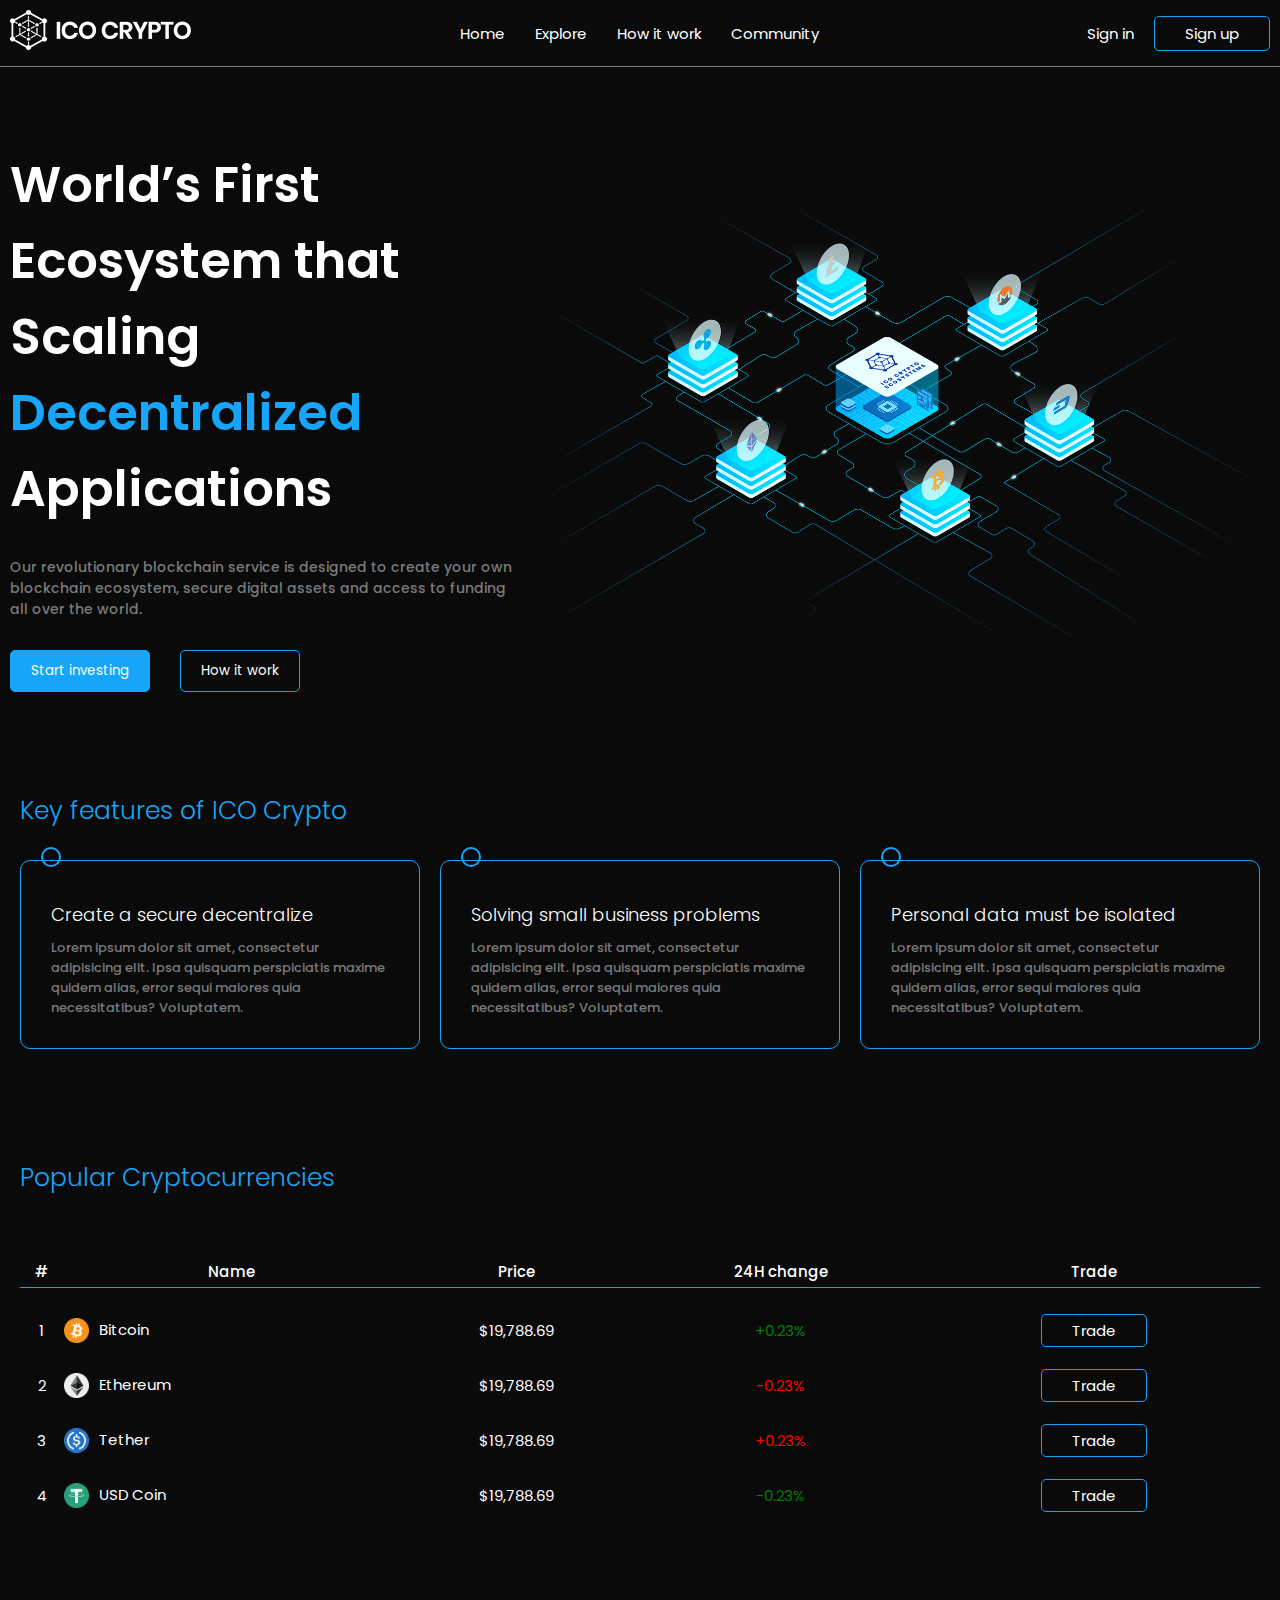
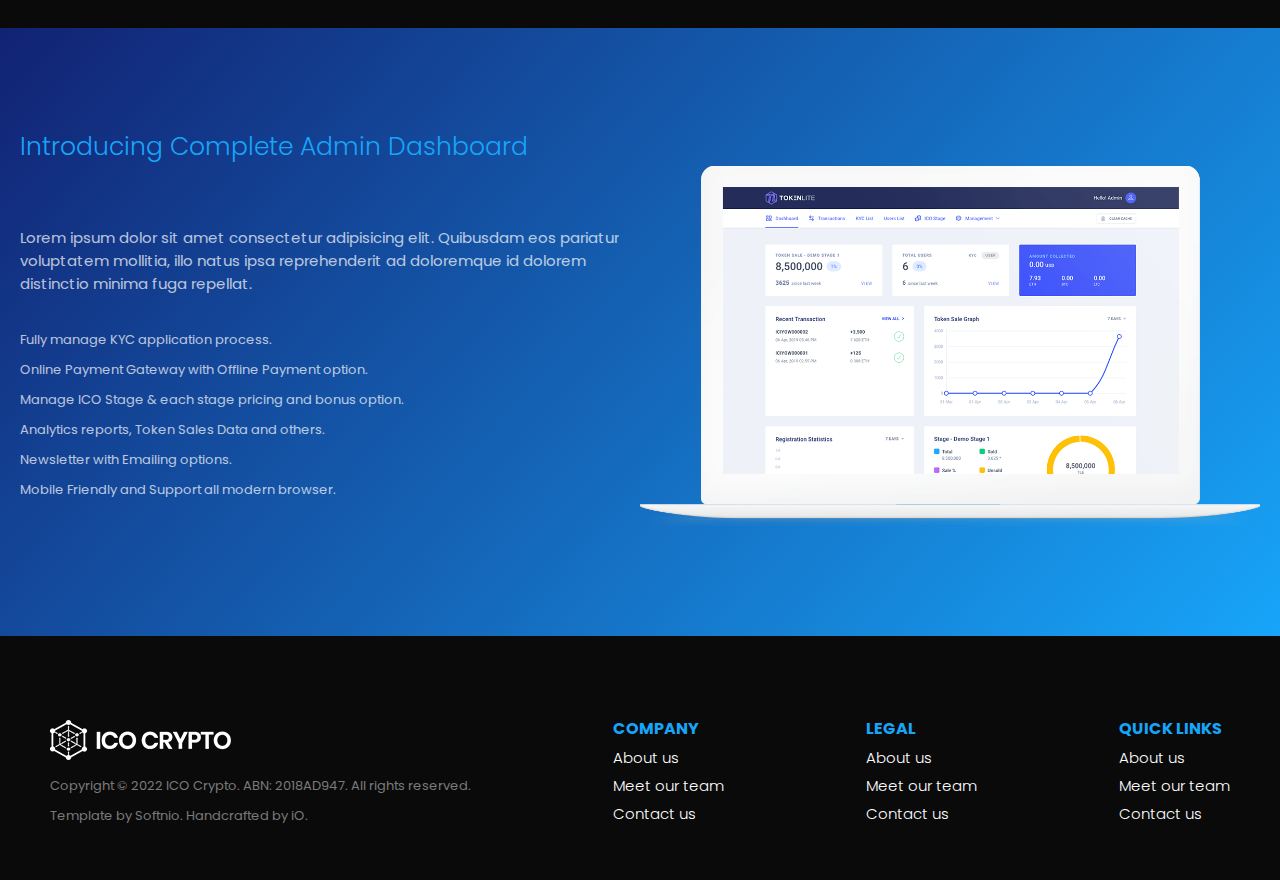
<file: index.html>
<!DOCTYPE html>
<html lang="en">

<head>
    <meta charset="UTF-8">
    <meta http-equiv="X-UA-Compatible" content="IE=edge">
    <meta name="viewport" content="width=device-width, initial-scale=1.0">
    <link rel="stylesheet" href="https://cdnjs.cloudflare.com/ajax/libs/font-awesome/6.2.0/css/all.min.css"
        integrity="sha512-xh6O/CkQoPOWDdYTDqeRdPCVd1SpvCA9XXcUnZS2FmJNp1coAFzvtCN9BmamE+4aHK8yyUHUSCcJHgXloTyT2A=="
        crossorigin="anonymous" referrerpolicy="no-referrer" />
    <link rel="stylesheet" href="./css/styles.css">
    <link rel="stylesheet" href="./css/about.css">
    <title>Crypto Investing Website</title>
</head>

<body>
    <header id="header">
        <div class="container">
            <nav class="navbar flex flex-direction-row align-items-center justify-content-space-between">
                <a href="#" class="navbar__logo">
                    <img src="./images/logo-full-white.png" alt="logo crypto">
                </a>
                <ul class="navbar__link flex flex-direction-row align-items-center justify-content-space-around gap-3">
                    <li><a href="/">Home</a></li>
                    <li><a href="./explore.html">Explore</a></li>
                    <li><a href="./how-it-work.html">How it work</a></li>
                    <li><a href="./community.html">Community</a></li>
                </ul>
                <div
                    class="navbar__login flex flex-direction-row align-items-center justify-content-space-around gap-2">
                    <a href="#">Sign in</a>
                    <a href="#" class="btn">Sign up</a>
                </div>
            </nav>
        </div>
    </header>
    <main>
        <div class="container">
            <section id="hero" class="flex flex-direction-row justify-content-space-between align-items-center">
                <article class="hero__text">
                    <h1>World’s First Ecosystem that Scaling <span class="text-primary">Decentralized</span>
                        Applications</h1>
                    <p class="description mt-lg mb-lg">Our revolutionary blockchain service is designed to create your
                        own
                        blockchain ecosystem, secure
                        digital assets and access to funding all over the world.</p>
                    <div
                        class="hero__text__btn flex flex-direction-row justify-content-flex-start align-items-center width-100 gap-3">
                        <button class="btn avtive">Start investing</button>
                        <button class="btn">How it work</button>
                    </div>
                </article>
                <article class="hero__pic">
                    <img src="./images/gfx-a.png" alt="crypto hero">
                </article>
            </section>
        </div>
        <section id="features">
            <div class="container">
                <section class="features">
                    <h2 class="heading">Key features of ICO Crypto</h2>
                    <article
                        class="features__cards flex flex-direction-row justify-content-space-between align-items-center gap-2">
                        <section class="features__card mt-lg flex flex-direction-column gap-1">
                            <section class="features__icons">
                                <i class="fa-solid fa-feather-pointed"></i>
                            </section>
                            <h2 class="features__header">Create a secure decentralize</h2>
                            <p>Lorem ipsum dolor sit amet, consectetur adipisicing elit. Ipsa quisquam perspiciatis
                                maxime quidem alias, error sequi maiores quia necessitatibus? Voluptatem.</p>
                        </section>
                        <section class="features__card mt-lg flex flex-direction-column gap-1">
                            <section class="features__icons">
                                <i class="fa-regular fa-paper-plane"></i>
                            </section>
                            <h2 class="features__header">Solving small business problems</h2>
                            <p>Lorem ipsum dolor sit amet, consectetur adipisicing elit. Ipsa quisquam perspiciatis
                                maxime quidem alias, error sequi maiores quia necessitatibus? Voluptatem.</p>
                        </section>
                        <section class="features__card mt-lg flex flex-direction-column gap-1">
                            <section class="features__icons">
                                <i class="fa-solid fa-link"></i>
                            </section>
                            <h2 class="features__header">Personal data must be isolated</h2>
                            <p>Lorem ipsum dolor sit amet, consectetur adipisicing elit. Ipsa quisquam perspiciatis
                                maxime quidem alias, error sequi maiores quia necessitatibus? Voluptatem.</p>
                        </section>
                    </article>
                </section>
            </div>
        </section>
        <section id="popular">
            <div class="container">
                <section class="popular ">
                    <h2 class="heading">Popular Cryptocurrencies</h2>
                    <table class="mt-lg">
                        <thead>
                            <th>#</th>
                            <th>Name</th>
                            <th>Price</th>
                            <th>24H change</th>
                            <th>Trade</th>
                        </thead>
                        <tbody class="border">
                            <tr>
                                <td>1</td>
                                <td class="flex flex-direction-row justify-content-space-start"><img
                                        src="./images/conins/1.png"><span>Bitcoin</span></td>
                                <td>$19,788.69</td>
                                <td class="green">+0.23%</td>
                                <td><span class="btn">Trade</span></td>
                            </tr>
                            <tr>
                                <td>2</td>
                                <td class="flex flex-direction-row justify-content-space-start"><img
                                        src="./images/conins/1027.png"><span>Ethereum</span></td>
                                <td>$19,788.69</td>
                                <td class="red">-0.23%</td>
                                <td><span class="btn">Trade</span></td>
                            </tr>
                            <tr>
                                <td>3</td>
                                <td class="flex flex-direction-row justify-content-space-start"><img
                                        src="./images/conins/3408.png"><span>Tether</span></td>
                                <td>$19,788.69</td>
                                <td class="red">+0.23%</td>
                                <td><span class="btn">Trade</span></td>
                            </tr>
                            <tr>
                                <td>4</td>
                                <td class="flex flex-direction-row justify-content-space-start"><img
                                        src="./images/conins/825.png"><span>USD
                                        Coin</span></td>
                                <td>$19,788.69</td>
                                <td class="green">-0.23%</td>
                                <td><span class="btn">Trade</span></td>
                            </tr>
                        </tbody>
                    </table>
                </section>
            </div>
        </section>
        <section id="dashboard">
            <div class="container">
                <h2 class="heading">Introducing Complete Admin Dashboard</h2>
                <section class="dashboard flex flex-direction-row justify-content-space-between align-items-center">
                    <section class="dashboard__text">
                        <p class="mt-lg">Lorem ipsum dolor sit amet consectetur adipisicing elit. Quibusdam eos pariatur
                            voluptatem
                            mollitia, illo natus ipsa reprehenderit ad doloremque id dolorem distinctio minima fuga
                            repellat.</p>
                        <ul class="dashboard__text--lists mt-lg">
                            <li>Fully manage KYC application process.
                            </li>
                            <li>Online Payment Gateway with Offline Payment option.
                            </li>
                            <li>Manage ICO Stage & each stage pricing and bonus option.
                            </li>
                            <li>Analytics reports, Token Sales Data and others.
                            </li>
                            <li>Newsletter with Emailing options.
                            </li>
                            <li>Mobile Friendly and Support all modern browser.
                            </li>
                        </ul>
                    </section>
                    <section class="dashboard__pic">
                        <img src="./images/laptop-a.png" alt="the laptop">
                    </section>
                </section>
            </div>
        </section>
    </main>
    <footer id="footer">
        <div class="container">
            <section class="footer flex flex-direction-row justify-content-space-between align-items-center">
                <section class="footer__logo">
                    <img src="./images/logo-full-white.png" alt="logo">
                    <p>Copyright © 2022 ICO Crypto.
                        ABN: 2018AD947. All rights reserved.</p>
                    <p>Template by Softnio. Handcrafted by iO.</p>
                </section>
                <section class="footer__links">
                    <strong>COMPANY</strong>
                    <ul>
                        <li><a href="#">About us</a></li>
                        <li><a href="#">Meet our team</a></li>
                        <li><a href="#">Contact us</a></li>
                    </ul>
                </section>
                <section class="footer__links">
                    <strong>LEGAL</strong>
                    <ul>
                        <li><a href="#">About us</a></li>
                        <li><a href="#">Meet our team</a></li>
                        <li><a href="#">Contact us</a></li>
                    </ul>
                </section>
                <section class="footer__links">
                    <strong>QUICK LINKS</strong>
                    <ul>
                        <li><a href="#">About us</a></li>
                        <li><a href="#">Meet our team</a></li>
                        <li><a href="#">Contact us</a></li>
                    </ul>
                </section>
            </section>
        </div>
    </footer>
</body>

</html>
</file>
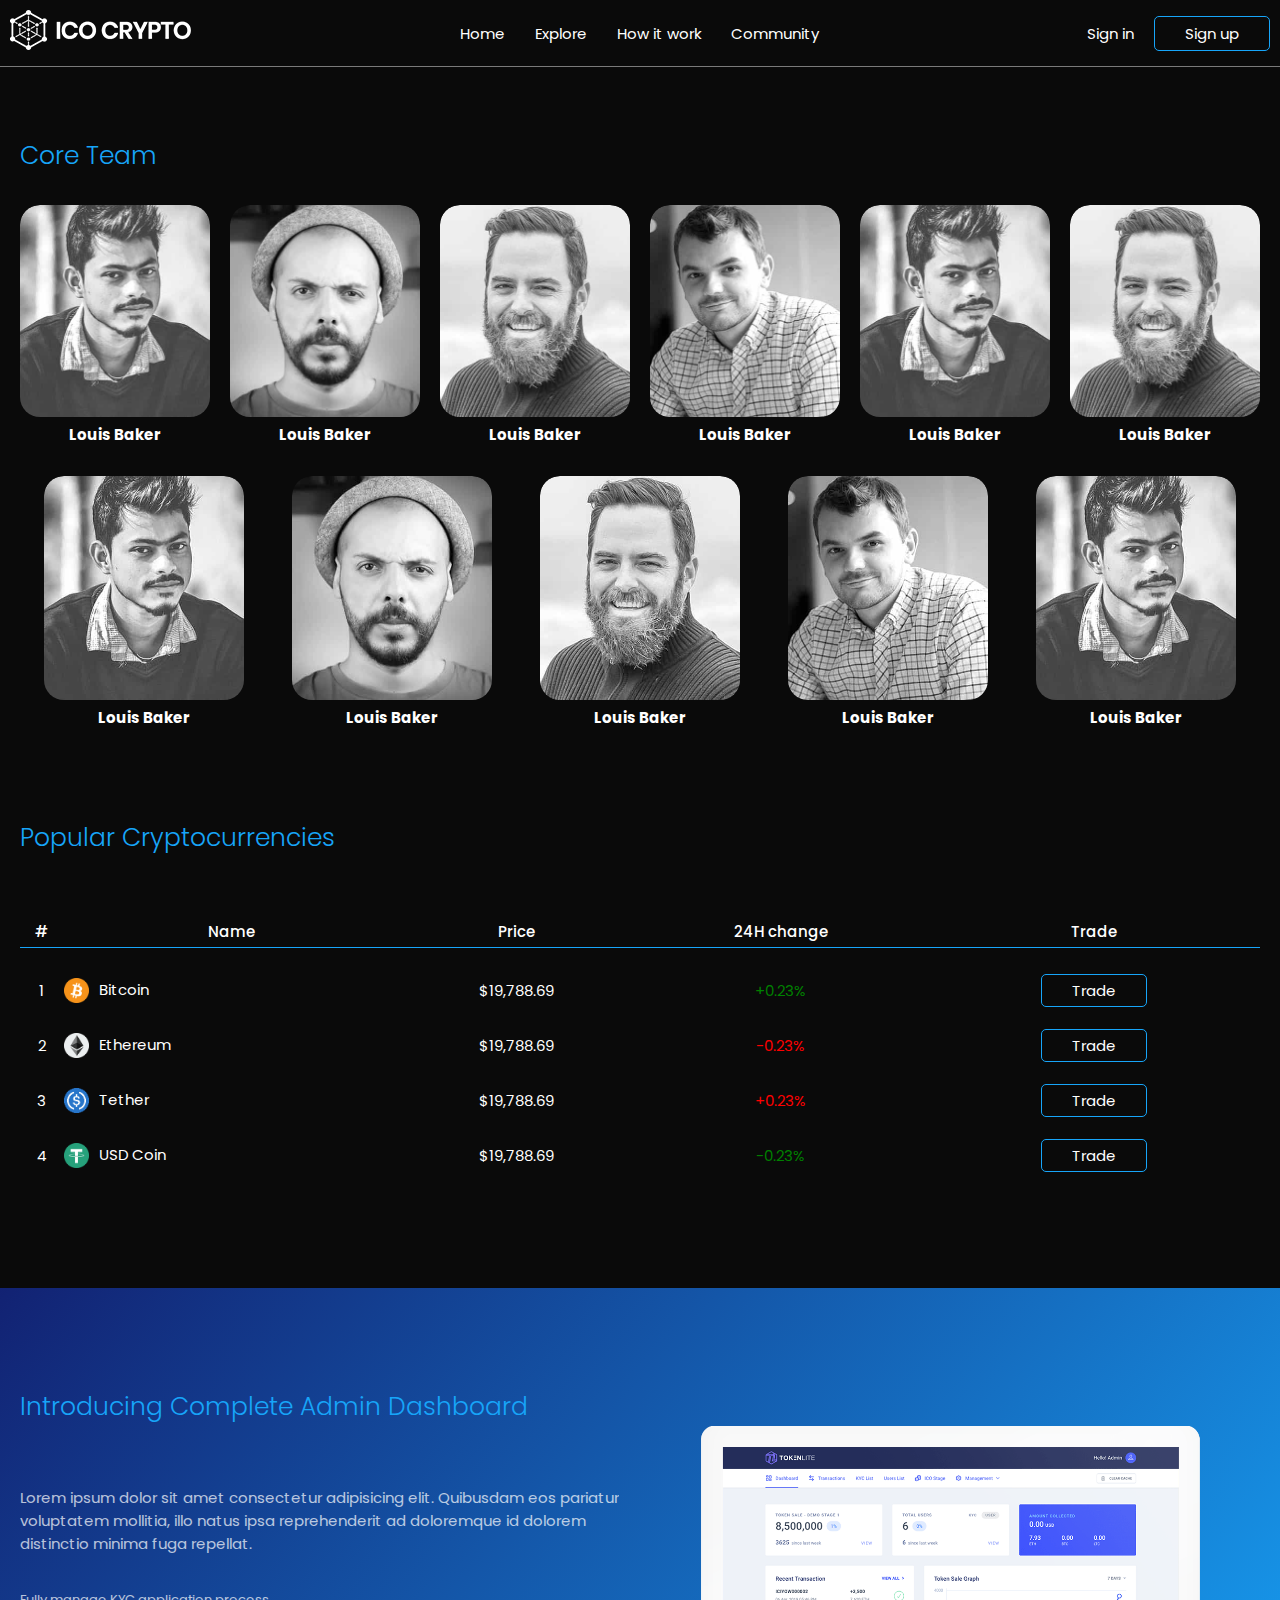
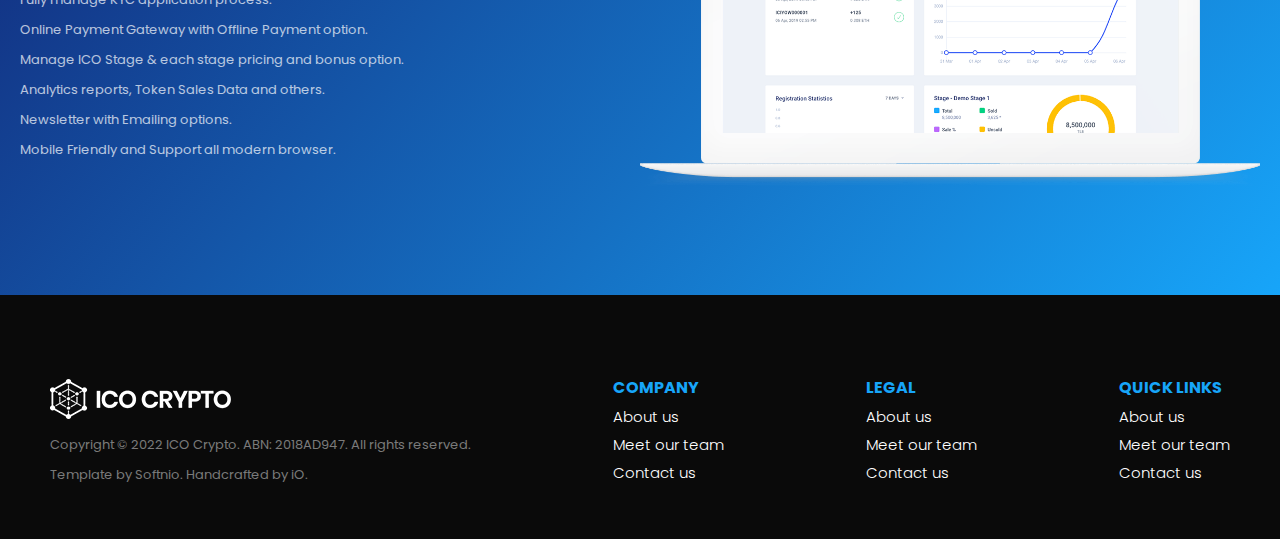
<file: community.html>
<!DOCTYPE html>
<html lang="en">

<head>
    <meta charset="UTF-8">
    <meta http-equiv="X-UA-Compatible" content="IE=edge">
    <meta name="viewport" content="width=device-width, initial-scale=1.0">
    <link rel="stylesheet" href="https://cdnjs.cloudflare.com/ajax/libs/font-awesome/6.2.0/css/all.min.css"
        integrity="sha512-xh6O/CkQoPOWDdYTDqeRdPCVd1SpvCA9XXcUnZS2FmJNp1coAFzvtCN9BmamE+4aHK8yyUHUSCcJHgXloTyT2A=="
        crossorigin="anonymous" referrerpolicy="no-referrer" />
    <link rel="stylesheet" href="./css/styles.css">
    <link rel="stylesheet" href="./css/about.css">
    <link rel="stylesheet" href="./css/community.css">
    <title>Community</title>
</head>

<body>
    <header id="header">
        <div class="container">
            <nav class="navbar flex flex-direction-row align-items-center justify-content-space-between">
                <a href="#" class="navbar__logo">
                    <img src="./images/logo-full-white.png" alt="logo crypto">
                </a>
                <ul class="navbar__link flex flex-direction-row align-items-center justify-content-space-around gap-3">
                    <li><a href="/">Home</a></li>
                    <li><a href="./explore.html">Explore</a></li>
                    <li><a href="./how-it-work.html">How it work</a></li>
                    <li><a href="./community.html">Community</a></li>
                </ul>
                <div
                    class="navbar__login flex flex-direction-row align-items-center justify-content-space-around gap-2">
                    <a href="#">Sign in</a>
                    <a href="#" class="btn">Sign up</a>
                </div>
            </nav>
        </div>
    </header>
    <main>
        <section id="community">
            <div class="container">
                <section class="community">
                    <h2 class="heading">Core Team</h2>
                    <section
                        class="teams flex flex-direction-row justify-content-space-between align-items-center mt-lg gap-2 mb-lg">
                        <section class="team flex flex-direction-column">
                            <section class="team__overly">
                                <img src="./images/teams/a.jpg" alt="team"><span class="team__hover"></span>
                            </section>
                            <strong>Louis Baker</strong>
                        </section>
                        <section class="team flex flex-direction-column">
                            <section class="team__overly">
                                <img src="./images/teams/b.jpg" alt="team"><span class="team__hover"></span>
                            </section>
                            <strong>Louis Baker</strong>
                        </section>
                        <section class="team flex flex-direction-column">
                            <section class="team__overly">
                                <img src="./images/teams/c.jpg" alt="team"><span class="team__hover"></span>
                            </section>
                            <strong>Louis Baker</strong>
                        </section>
                        <section class="team flex flex-direction-column">
                            <section class="team__overly">
                                <img src="./images/teams/d.jpg" alt="team"><span class="team__hover"></span>
                            </section>
                            <strong>Louis Baker</strong>
                        </section>
                        <section class="team flex flex-direction-column">
                            <section class="team__overly">
                                <img src="./images/teams/a.jpg" alt="team"><span class="team__hover"></span>
                            </section>
                            <strong>Louis Baker</strong>
                        </section>
                        <section class="team flex flex-direction-column">
                            <section class="team__overly">
                                <img src="./images/teams/c.jpg" alt="team"><span class="team__hover"></span>
                            </section>
                            <strong>Louis Baker</strong>
                        </section>
                    </section>
                </section>
                <section class="teams flex flex-direction-row justify-content-space-around align-items-center mt-lg">
                    <section class="team flex flex-direction-column">
                        <section class="team__overly">
                            <img src="./images/teams/a.jpg" alt="team"><span class="team__hover"></span>
                        </section>
                        <strong>Louis Baker</strong>
                    </section>
                    <section class="team flex flex-direction-column">
                        <section class="team__overly">
                            <img src="./images/teams/b.jpg" alt="team"><span class="team__hover"></span>
                        </section>
                        <strong>Louis Baker</strong>
                    </section>
                    <section class="team flex flex-direction-column">
                        <section class="team__overly">
                            <img src="./images/teams/c.jpg" alt="team"><span class="team__hover"></span>
                        </section>
                        <strong>Louis Baker</strong>
                    </section>
                    <section class="team flex flex-direction-column">
                        <section class="team__overly">
                            <img src="./images/teams/d.jpg" alt="team"><span class="team__hover"></span>
                        </section>
                        <strong>Louis Baker</strong>
                    </section>
                    <section class="team flex flex-direction-column">
                        <section class="team__overly">
                            <img src="./images/teams/a.jpg" alt="team"><span class="team__hover"></span>
                        </section>
                        <strong>Louis Baker</strong>
                    </section>
                </section>
        </section>
        </div>
        </section>
        <section id="popular">
            <div class="container">
                <section class="popular ">
                    <h2 class="heading">Popular Cryptocurrencies</h2>
                    <table class="mt-lg">
                        <thead>
                            <th>#</th>
                            <th>Name</th>
                            <th>Price</th>
                            <th>24H change</th>
                            <th>Trade</th>
                        </thead>
                        <tbody class="border">
                            <tr>
                                <td>1</td>
                                <td class="flex flex-direction-row justify-content-space-start"><img
                                        src="./images/conins/1.png"><span>Bitcoin</span></td>
                                <td>$19,788.69</td>
                                <td class="green">+0.23%</td>
                                <td><span class="btn">Trade</span></td>
                            </tr>
                            <tr>
                                <td>2</td>
                                <td class="flex flex-direction-row justify-content-space-start"><img
                                        src="./images/conins/1027.png"><span>Ethereum</span></td>
                                <td>$19,788.69</td>
                                <td class="red">-0.23%</td>
                                <td><span class="btn">Trade</span></td>
                            </tr>
                            <tr>
                                <td>3</td>
                                <td class="flex flex-direction-row justify-content-space-start"><img
                                        src="./images/conins/3408.png"><span>Tether</span></td>
                                <td>$19,788.69</td>
                                <td class="red">+0.23%</td>
                                <td><span class="btn">Trade</span></td>
                            </tr>
                            <tr>
                                <td>4</td>
                                <td class="flex flex-direction-row justify-content-space-start"><img
                                        src="./images/conins/825.png"><span>USD
                                        Coin</span></td>
                                <td>$19,788.69</td>
                                <td class="green">-0.23%</td>
                                <td><span class="btn">Trade</span></td>
                            </tr>
                        </tbody>
                    </table>
                </section>
            </div>
        </section>
        <section id="dashboard">
            <div class="container">
                <h2 class="heading">Introducing Complete Admin Dashboard</h2>
                <section class="dashboard flex flex-direction-row justify-content-space-between align-items-center">
                    <section class="dashboard__text">
                        <p class="mt-lg">Lorem ipsum dolor sit amet consectetur adipisicing elit. Quibusdam eos pariatur
                            voluptatem
                            mollitia, illo natus ipsa reprehenderit ad doloremque id dolorem distinctio minima fuga
                            repellat.</p>
                        <ul class="dashboard__text--lists mt-lg">
                            <li>Fully manage KYC application process.
                            </li>
                            <li>Online Payment Gateway with Offline Payment option.
                            </li>
                            <li>Manage ICO Stage & each stage pricing and bonus option.
                            </li>
                            <li>Analytics reports, Token Sales Data and others.
                            </li>
                            <li>Newsletter with Emailing options.
                            </li>
                            <li>Mobile Friendly and Support all modern browser.
                            </li>
                        </ul>
                    </section>
                    <section class="dashboard__pic">
                        <img src="./images/laptop-a.png" alt="the laptop">
                    </section>
                </section>
            </div>
        </section>
    </main>
    <footer id="footer">
        <div class="container">
            <section class="footer flex flex-direction-row justify-content-space-between align-items-center">
                <section class="footer__logo">
                    <img src="./images/logo-full-white.png" alt="logo">
                    <p>Copyright © 2022 ICO Crypto.
                        ABN: 2018AD947. All rights reserved.</p>
                    <p>Template by Softnio. Handcrafted by iO.</p>
                </section>
                <section class="footer__links">
                    <strong>COMPANY</strong>
                    <ul>
                        <li><a href="#">About us</a></li>
                        <li><a href="#">Meet our team</a></li>
                        <li><a href="#">Contact us</a></li>
                    </ul>
                </section>
                <section class="footer__links">
                    <strong>LEGAL</strong>
                    <ul>
                        <li><a href="#">About us</a></li>
                        <li><a href="#">Meet our team</a></li>
                        <li><a href="#">Contact us</a></li>
                    </ul>
                </section>
                <section class="footer__links">
                    <strong>QUICK LINKS</strong>
                    <ul>
                        <li><a href="#">About us</a></li>
                        <li><a href="#">Meet our team</a></li>
                        <li><a href="#">Contact us</a></li>
                    </ul>
                </section>
            </section>
        </div>
    </footer>
</body>

</html>
</file>
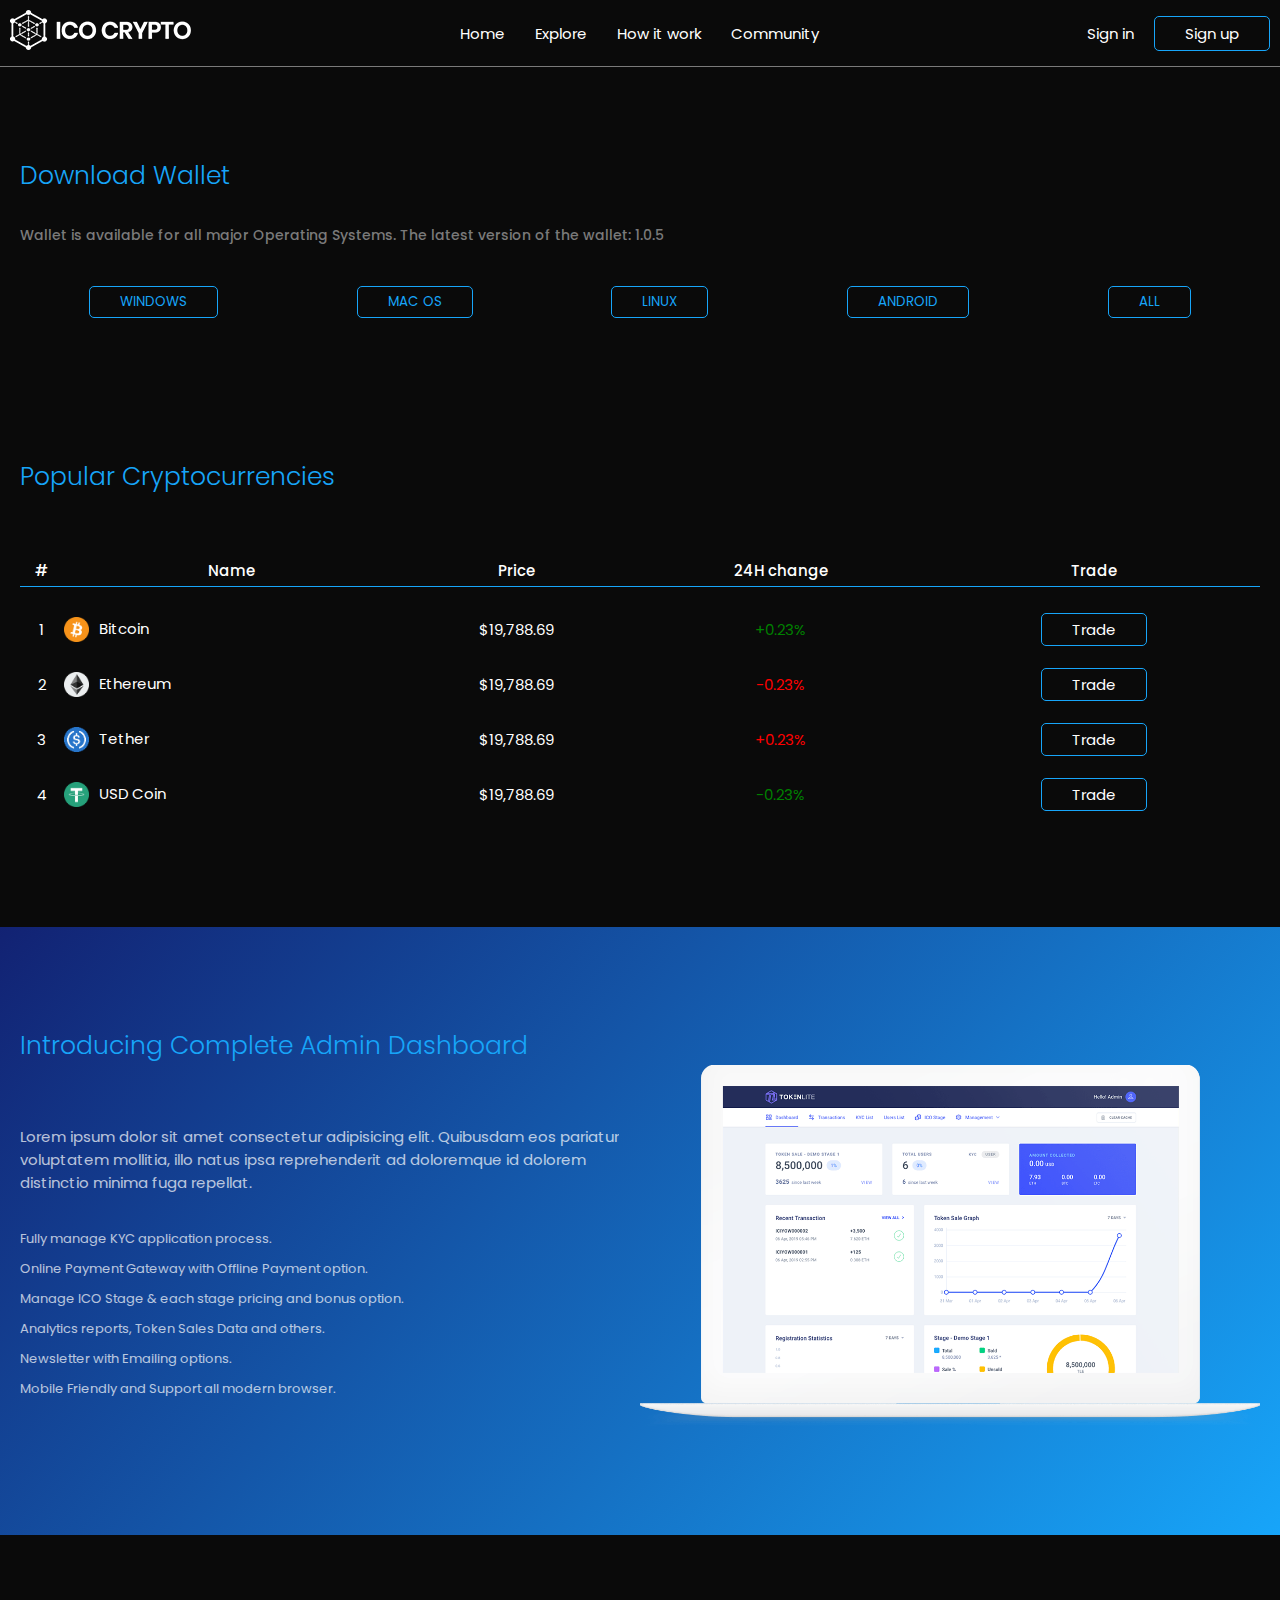
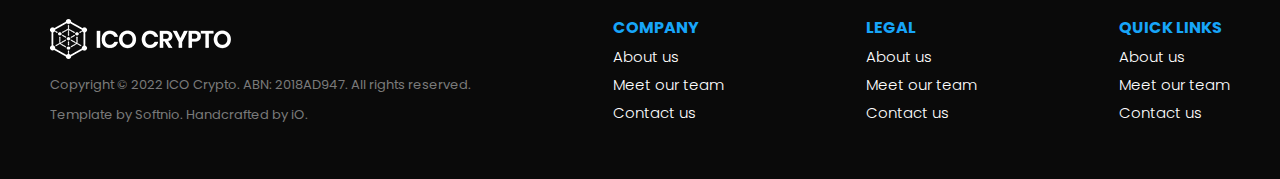
<file: explore.html>
<!DOCTYPE html>
<html lang="en">

<head>
    <meta charset="UTF-8">
    <meta http-equiv="X-UA-Compatible" content="IE=edge">
    <meta name="viewport" content="width=device-width, initial-scale=1.0">
    <link rel="stylesheet" href="https://cdnjs.cloudflare.com/ajax/libs/font-awesome/6.2.0/css/all.min.css"
        integrity="sha512-xh6O/CkQoPOWDdYTDqeRdPCVd1SpvCA9XXcUnZS2FmJNp1coAFzvtCN9BmamE+4aHK8yyUHUSCcJHgXloTyT2A=="
        crossorigin="anonymous" referrerpolicy="no-referrer" />
    <link rel="stylesheet" href="./css/styles.css">
    <link rel="stylesheet" href="./css/about.css">
    <link rel="stylesheet" href="./css/explore.css">
    <title>How it work</title>
</head>

<body>
    <header id="header">
        <div class="container">
            <nav class="navbar flex flex-direction-row align-items-center justify-content-space-between">
                <a href="#" class="navbar__logo">
                    <img src="./images/logo-full-white.png" alt="logo crypto">
                </a>
                <ul class="navbar__link flex flex-direction-row align-items-center justify-content-space-around gap-3">
                    <li><a href="/">Home</a></li>
                    <li><a href="./explore.html">Explore</a></li>
                    <li><a href="./how-it-work.html">How it work</a></li>
                    <li><a href="./community.html">Community</a></li>
                </ul>
                <div
                    class="navbar__login flex flex-direction-row align-items-center justify-content-space-around gap-2">
                    <a href="#">Sign in</a>
                    <a href="#" class="btn">Sign up</a>
                </div>
            </nav>
        </div>
    </header>
    <main>
        <section id="explor">
            <div class="container">
                <section class="explor">
                    <h2 class="heading">Download Wallet</h2>
                    <p class="description mt-lg">Wallet is available for all major Operating Systems. The latest version
                        of
                        the wallet: 1.0.5</p>
                    <section class="downloads flex flex-direction-row justify-content-space-around mt-lg mb-lg">
                        <section
                            class="download flex flex-direction-column justify-content-space-around gap-1 align-items-center">
                            <i class="fa-brands fa-windows"></i>
                            <button class="btn">WINDOWS</button>
                        </section>
                        <section
                            class="download flex flex-direction-column justify-content-space-around gap-1 align-items-center">
                            <i class="fa-brands fa-apple"></i>
                            <button class="btn">MAC OS</button>
                        </section>
                        <section
                            class="download flex flex-direction-column justify-content-space-around gap-1 align-items-center">
                            <i class="fa-brands fa-linux"></i>
                            <button class="btn">LINUX</button>
                        </section>
                        <section
                            class="download flex flex-direction-column justify-content-space-around gap-1 align-items-center">
                            <i class="fa-brands fa-android"></i>
                            <button class="btn">ANDROID</button>
                        </section>
                        <section
                            class="download flex flex-direction-column justify-content-space-around gap-1 align-items-center">
                            <i class="fa-solid fa-earth-asia"></i>
                            <button class="btn">ALL</button>
                        </section>
                    </section>

                </section>
            </div>
        </section>
        <section id="popular">
            <div class="container">
                <section class="popular ">
                    <h2 class="heading">Popular Cryptocurrencies</h2>
                    <table class="mt-lg">
                        <thead>
                            <th>#</th>
                            <th>Name</th>
                            <th>Price</th>
                            <th>24H change</th>
                            <th>Trade</th>
                        </thead>
                        <tbody class="border">
                            <tr>
                                <td>1</td>
                                <td class="flex flex-direction-row justify-content-space-start"><img
                                        src="./images/conins/1.png"><span>Bitcoin</span></td>
                                <td>$19,788.69</td>
                                <td class="green">+0.23%</td>
                                <td><span class="btn">Trade</span></td>
                            </tr>
                            <tr>
                                <td>2</td>
                                <td class="flex flex-direction-row justify-content-space-start"><img
                                        src="./images/conins/1027.png"><span>Ethereum</span></td>
                                <td>$19,788.69</td>
                                <td class="red">-0.23%</td>
                                <td><span class="btn">Trade</span></td>
                            </tr>
                            <tr>
                                <td>3</td>
                                <td class="flex flex-direction-row justify-content-space-start"><img
                                        src="./images/conins/3408.png"><span>Tether</span></td>
                                <td>$19,788.69</td>
                                <td class="red">+0.23%</td>
                                <td><span class="btn">Trade</span></td>
                            </tr>
                            <tr>
                                <td>4</td>
                                <td class="flex flex-direction-row justify-content-space-start"><img
                                        src="./images/conins/825.png"><span>USD
                                        Coin</span></td>
                                <td>$19,788.69</td>
                                <td class="green">-0.23%</td>
                                <td><span class="btn">Trade</span></td>
                            </tr>
                        </tbody>
                    </table>
                </section>
            </div>
        </section>
        <section id="dashboard">
            <div class="container">
                <h2 class="heading">Introducing Complete Admin Dashboard</h2>
                <section class="dashboard flex flex-direction-row justify-content-space-between align-items-center">
                    <section class="dashboard__text">
                        <p class="mt-lg">Lorem ipsum dolor sit amet consectetur adipisicing elit. Quibusdam eos pariatur
                            voluptatem
                            mollitia, illo natus ipsa reprehenderit ad doloremque id dolorem distinctio minima fuga
                            repellat.</p>
                        <ul class="dashboard__text--lists mt-lg">
                            <li>Fully manage KYC application process.
                            </li>
                            <li>Online Payment Gateway with Offline Payment option.
                            </li>
                            <li>Manage ICO Stage & each stage pricing and bonus option.
                            </li>
                            <li>Analytics reports, Token Sales Data and others.
                            </li>
                            <li>Newsletter with Emailing options.
                            </li>
                            <li>Mobile Friendly and Support all modern browser.
                            </li>
                        </ul>
                    </section>
                    <section class="dashboard__pic">
                        <img src="./images/laptop-a.png" alt="the laptop">
                    </section>
                </section>
            </div>
        </section>
    </main>
    <footer id="footer">
        <div class="container">
            <section class="footer flex flex-direction-row justify-content-space-between align-items-center">
                <section class="footer__logo">
                    <img src="./images/logo-full-white.png" alt="logo">
                    <p>Copyright © 2022 ICO Crypto.
                        ABN: 2018AD947. All rights reserved.</p>
                    <p>Template by Softnio. Handcrafted by iO.</p>
                </section>
                <section class="footer__links">
                    <strong>COMPANY</strong>
                    <ul>
                        <li><a href="#">About us</a></li>
                        <li><a href="#">Meet our team</a></li>
                        <li><a href="#">Contact us</a></li>
                    </ul>
                </section>
                <section class="footer__links">
                    <strong>LEGAL</strong>
                    <ul>
                        <li><a href="#">About us</a></li>
                        <li><a href="#">Meet our team</a></li>
                        <li><a href="#">Contact us</a></li>
                    </ul>
                </section>
                <section class="footer__links">
                    <strong>QUICK LINKS</strong>
                    <ul>
                        <li><a href="#">About us</a></li>
                        <li><a href="#">Meet our team</a></li>
                        <li><a href="#">Contact us</a></li>
                    </ul>
                </section>
            </section>
        </div>
    </footer>
</body>

</html>
</file>
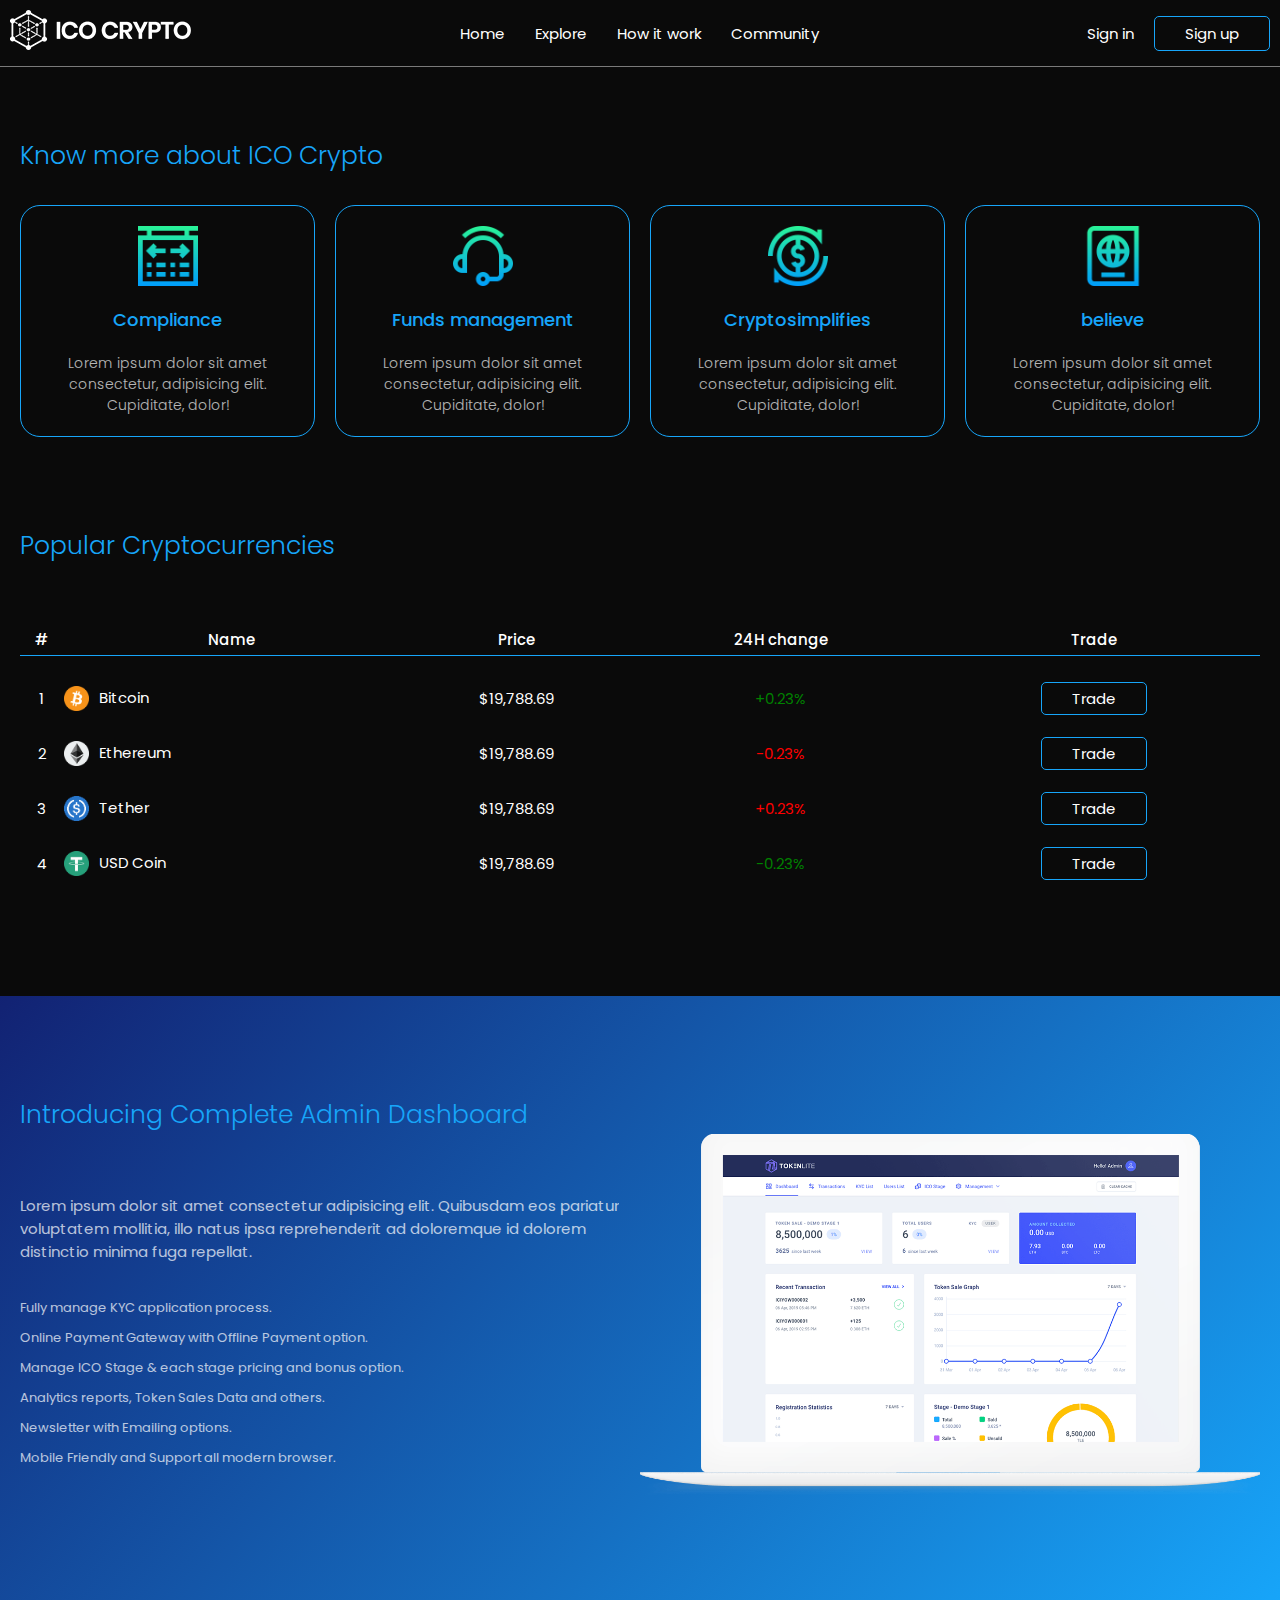
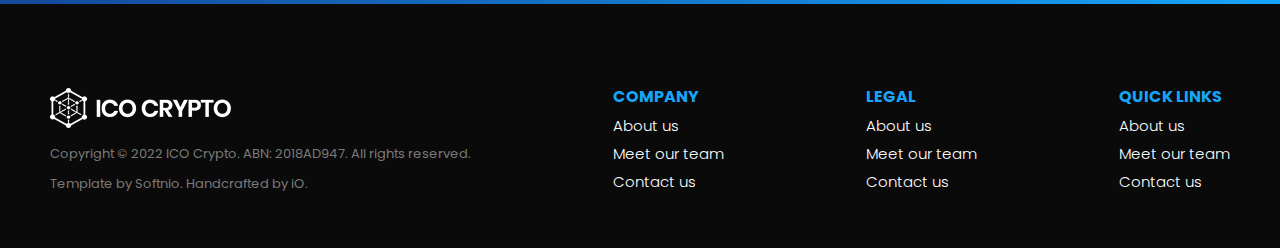
<file: how-it-work.html>
<!DOCTYPE html>
<html lang="en">

<head>
    <meta charset="UTF-8">
    <meta http-equiv="X-UA-Compatible" content="IE=edge">
    <meta name="viewport" content="width=device-width, initial-scale=1.0">
    <link rel="stylesheet" href="https://cdnjs.cloudflare.com/ajax/libs/font-awesome/6.2.0/css/all.min.css"
        integrity="sha512-xh6O/CkQoPOWDdYTDqeRdPCVd1SpvCA9XXcUnZS2FmJNp1coAFzvtCN9BmamE+4aHK8yyUHUSCcJHgXloTyT2A=="
        crossorigin="anonymous" referrerpolicy="no-referrer" />
    <link rel="stylesheet" href="./css/styles.css">
    <link rel="stylesheet" href="./css/about.css">
    <title>How it work</title>
</head>

<body>
    <header id="header">
        <div class="container">
            <nav class="navbar flex flex-direction-row align-items-center justify-content-space-between">
                <a href="#" class="navbar__logo">
                    <img src="./images/logo-full-white.png" alt="logo crypto">
                </a>
                <ul class="navbar__link flex flex-direction-row align-items-center justify-content-space-around gap-3">
                    <li><a href="/">Home</a></li>
                    <li><a href="./explore.html">Explore</a></li>
                    <li><a href="./how-it-work.html">How it work</a></li>
                    <li><a href="./community.html">Community</a></li>
                </ul>
                <div
                    class="navbar__login flex flex-direction-row align-items-center justify-content-space-around gap-2">
                    <a href="#">Sign in</a>
                    <a href="#" class="btn">Sign up</a>
                </div>
            </nav>
        </div>
    </header>
    <main>
        <section id="about">
            <div class="container">
                <section class="about">
                    <h2 class="heading">Know more about ICO Crypto</h2>
                    <section
                        class="items flex flex-direction-row justify-content-space-between align-items-center gap-2 mt-lg">
                        <section class="item flex flex-direction-column align-items-center gap-2">
                            <img src="./images/icons/directional-sign.png" alt="one">
                            <strong>Compliance</strong>
                            <p>Lorem ipsum dolor sit amet consectetur, adipisicing elit. Cupiditate, dolor!</p>
                        </section>
                        <section class="item flex flex-direction-column align-items-center gap-2">
                            <img src="./images/icons/earphone.png" alt="one">
                            <strong>Funds management</strong>
                            <p>Lorem ipsum dolor sit amet consectetur, adipisicing elit. Cupiditate, dolor!</p>
                        </section>
                        <section class="item flex flex-direction-column align-items-center gap-2">
                            <img src="./images/icons/money-exchange.png" alt="one">
                            <strong>Cryptosimplifies</strong>
                            <p>Lorem ipsum dolor sit amet consectetur, adipisicing elit. Cupiditate, dolor!</p>
                        </section>
                        <section class="item flex flex-direction-column align-items-center gap-2">
                            <img src="./images/icons/passport.png" alt="one">
                            <strong> believe</strong>
                            <p>Lorem ipsum dolor sit amet consectetur, adipisicing elit. Cupiditate, dolor!</p>
                        </section>
                    </section>
                </section>
            </div>
        </section>
        <section id="popular">
            <div class="container">
                <section class="popular ">
                    <h2 class="heading">Popular Cryptocurrencies</h2>
                    <table class="mt-lg">
                        <thead>
                            <th>#</th>
                            <th>Name</th>
                            <th>Price</th>
                            <th>24H change</th>
                            <th>Trade</th>
                        </thead>
                        <tbody class="border">
                            <tr>
                                <td>1</td>
                                <td class="flex flex-direction-row justify-content-space-start"><img
                                        src="./images/conins/1.png"><span>Bitcoin</span></td>
                                <td>$19,788.69</td>
                                <td class="green">+0.23%</td>
                                <td><span class="btn">Trade</span></td>
                            </tr>
                            <tr>
                                <td>2</td>
                                <td class="flex flex-direction-row justify-content-space-start"><img
                                        src="./images/conins/1027.png"><span>Ethereum</span></td>
                                <td>$19,788.69</td>
                                <td class="red">-0.23%</td>
                                <td><span class="btn">Trade</span></td>
                            </tr>
                            <tr>
                                <td>3</td>
                                <td class="flex flex-direction-row justify-content-space-start"><img
                                        src="./images/conins/3408.png"><span>Tether</span></td>
                                <td>$19,788.69</td>
                                <td class="red">+0.23%</td>
                                <td><span class="btn">Trade</span></td>
                            </tr>
                            <tr>
                                <td>4</td>
                                <td class="flex flex-direction-row justify-content-space-start"><img
                                        src="./images/conins/825.png"><span>USD
                                        Coin</span></td>
                                <td>$19,788.69</td>
                                <td class="green">-0.23%</td>
                                <td><span class="btn">Trade</span></td>
                            </tr>
                        </tbody>
                    </table>
                </section>
            </div>
        </section>
        <section id="dashboard">
            <div class="container">
                <h2 class="heading">Introducing Complete Admin Dashboard</h2>
                <section class="dashboard flex flex-direction-row justify-content-space-between align-items-center">
                    <section class="dashboard__text">
                        <p class="mt-lg">Lorem ipsum dolor sit amet consectetur adipisicing elit. Quibusdam eos pariatur
                            voluptatem
                            mollitia, illo natus ipsa reprehenderit ad doloremque id dolorem distinctio minima fuga
                            repellat.</p>
                        <ul class="dashboard__text--lists mt-lg">
                            <li>Fully manage KYC application process.
                            </li>
                            <li>Online Payment Gateway with Offline Payment option.
                            </li>
                            <li>Manage ICO Stage & each stage pricing and bonus option.
                            </li>
                            <li>Analytics reports, Token Sales Data and others.
                            </li>
                            <li>Newsletter with Emailing options.
                            </li>
                            <li>Mobile Friendly and Support all modern browser.
                            </li>
                        </ul>
                    </section>
                    <section class="dashboard__pic">
                        <img src="./images/laptop-a.png" alt="the laptop">
                    </section>
                </section>
            </div>
        </section>
    </main>
    <footer id="footer">
        <div class="container">
            <section class="footer flex flex-direction-row justify-content-space-between align-items-center">
                <section class="footer__logo">
                    <img src="./images/logo-full-white.png" alt="logo">
                    <p>Copyright © 2022 ICO Crypto.
                        ABN: 2018AD947. All rights reserved.</p>
                    <p>Template by Softnio. Handcrafted by iO.</p>
                </section>
                <section class="footer__links">
                    <strong>COMPANY</strong>
                    <ul>
                        <li><a href="#">About us</a></li>
                        <li><a href="#">Meet our team</a></li>
                        <li><a href="#">Contact us</a></li>
                    </ul>
                </section>
                <section class="footer__links">
                    <strong>LEGAL</strong>
                    <ul>
                        <li><a href="#">About us</a></li>
                        <li><a href="#">Meet our team</a></li>
                        <li><a href="#">Contact us</a></li>
                    </ul>
                </section>
                <section class="footer__links">
                    <strong>QUICK LINKS</strong>
                    <ul>
                        <li><a href="#">About us</a></li>
                        <li><a href="#">Meet our team</a></li>
                        <li><a href="#">Contact us</a></li>
                    </ul>
                </section>
            </section>
        </div>
    </footer>
</body>

</html>
</file>
<file: css/styles.css>
@import "./reset.css";

/* header */
#header {
  padding: 1rem;
  border-bottom: 1px solid var(--gray-color);
}
.navbar a {
  color: var(--white-color);
  transition: var(--transition);
}
.navbar a:hover{
  color: var(--primary-color);
}
/* hero section */
#hero {
  padding: 1rem;
  margin-top: 7rem;
}
.avtive {
  background-color: var(--primary-color);
}
.text-primary {
  color: var(--primary-color);
}
.description {
  color: var(--gray-color);
  font-size: 1.4rem;
  font-weight: 500;
}
.hero__text {
  width: 40%;
}
.hero__text h1 {
  font-size: 5rem;
  font-weight: 600;
}
.hero__text__btn .btn {
  color: var(--white-color);
  padding: 1rem 2rem;
}
.hero__pic {
  width: 60%;
}
.hero__pic img {
  width: 100%;
}
/* features */
#features {
  padding: 2rem;
  margin: 7rem 0;
}
.features__card {
  border: 1px solid var(--primary-color);
  padding: 3rem;
  border-radius: var(--border-radius-s);
  transition: var(--transition);
}
.features__card:hover{
  cursor: pointer;
  transform: translateY(-0.2rem);
  box-shadow: 0 0 1rem 0.2rem var(--primary-color);
}
.heading {
  color: var(--primary-color);
  font-size: 2.5rem;
  font-weight: 300;
}
.features__icons i {
  color: var(--white-color);
  font-size: 3rem;
  position: relative;
}
.features__icons i::after {
  content: "";
  width: 20px;
  height: 20px;
  border-radius: 50%;
  position: absolute;
  bottom: 3rem;
  left: -1rem;
  z-index: -1;
  border: 2px solid var(--primary-color);
}
.features__header {
  font-size: 1.8rem;
  font-weight: 300;
}
.features__card p {
  color: var(--gray-color);
  font-size: 1.3rem;
  font-weight: 500;
}
/* popular */
#popular {
  padding: 2rem;
  margin-bottom: 7rem;
}
.popular table {
  width: 100%;
  border-collapse: separate;
  border-spacing: 0 3rem;
}
.popular table tr {
  text-align: center;
}
th {
  border-bottom: 1px solid var(--primary-color);
  line-height: 3rem;
  font-weight: 500;
}
td img {
  width: 25px;
  margin-right: 1rem;
}
tr{
  cursor: pointer;
}
.green {
  color: green;
}
.red {
  color: red;
}
/* dashboard */
#dashboard {
  padding: 10rem 2rem;
  margin-bottom: 3rem;
  background: linear-gradient(
    312deg,
    rgba(23, 165, 249, 1) 0%,
    rgba(18, 34, 115, 1) 100%
  );
}
.dashboard__text,
.dashboard__pic {
  width: 50%;
}
.dashboard__pic img {
  width: 100%;
}
.dashboard__text p {
  font-weight: 400;
  opacity: 0.7;
}
.dashboard__text--lists li {
  position: relative;
  line-height: 3rem;
  font-size: 1.3rem;
  opacity: 0.7;
}
.dashboard__text--lists li::before {
  content: "\f00c";
  position: absolute;
  left: -3rem;
  color: var(--primary-color);
  font-family: "Font Awesome 5 Free";
  font-weight: 700;
  font-size: 2rem;
}
#footer {
  padding: 2rem;
}
.footer__logo {
  padding: 3rem;
}
.footer__logo p {
  font-size: 1.3rem;
  color: var(--gray-color);
  margin-top: 1rem;
}
.footer__links {
  padding: 3rem;
}
.footer__links strong {
  color: var(--primary-color);
  font-size: 1.6rem;
}
.footer__links ul li a {
  display: block;
  margin: 0.5rem 0;
  color: var(--white-color);
  font-weight: 300;
}
.footer__links ul li a:hover {
  color: var(--gray-color);
}
/* X-Small devices (portrait phones, less than 576px) */
@media (max-width: 575.98px) {
  /* nav bar */
  .navbar {
    display: block;
  }
  .navbar__logo {
    display: block;
    width: 100%;
    text-align: center;
    margin-bottom: 1rem;
  }
  .navbar__link {
    flex-wrap: wrap;
    margin-bottom: 1rem;
  }
  /* hero */
  #hero {
    flex-direction: column;
    padding: 2rem;
  }
  .hero__text {
    width: 100%;
    text-align: center;
  }
  .hero__text h1 {
    font-size: 3rem;
  }
  .hero__text__btn {
    justify-content: center;
  }
  .hero__pic {
    width: 100%;
    order: -1;
  }
  /* features */
  .features__cards {
    flex-direction: column;
    flex-wrap: wrap;
  }
  /* features */
  .features__cards {
    flex-direction: column;
    flex-wrap: wrap;
  }
  /* dashboard */
  .dashboard {
    flex-direction: column;
  }
  #dashboard .heading {
    margin-bottom: 3rem;
  }
  .dashboard__text {
    width: 100%;
  }
  .dashboard__text--lists li {
    left: 4rem;
  }
  .dashboard__pic {
    width: 100%;
    order: -1;
  }
  .footer {
    flex-direction: column;
    align-items: flex-start;
  }
}

/* Small devices (landscape phones, less than 768px) */
@media (max-width: 767.98px) {
  /* nav bar */
  .navbar a {
    font-size: 1.3rem;
  }
  .navbar__link {
    gap: 2rem;
  }
  /* hero */
  #hero {
    flex-direction: column;
    padding: 2rem;
  }
  .hero__text {
    width: 100%;
    text-align: center;
  }
  .hero__text h1 {
    font-size: 3rem;
  }
  .hero__text__btn {
    justify-content: center;
  }
  .hero__pic {
    width: 100%;
    order: -1;
  }
  /* features */
  .features__cards {
    flex-direction: column;
    flex-wrap: wrap;
  }
  /* dashboard */
  #dashboard .heading {
    margin-bottom: 3rem;
  }
  .dashboard {
    flex-direction: column;
  }
  .dashboard__text {
    width: 100%;
  }
  .dashboard__text--lists li {
    left: 4rem;
  }
  .dashboard__pic {
    width: 100%;
    order: -1;
  }
  /* footer */
  .footer {
    flex-direction: column;
    align-items: flex-start;
  }
}

/* Medium devices (tablets, less than 992px) */
@media (max-width: 991.98px) {
  #hero {
    flex-direction: column;
    padding: 2rem;
  }
  .hero__text {
    width: 100%;
    text-align: center;
  }
  .hero__text h1 {
    font-size: 3rem;
  }
  .hero__text__btn {
    justify-content: center;
  }
  .hero__pic {
    width: 100%;
    order: -1;
  }
}

/* Large devices (desktops, less than 1200px) */
@media (max-width: 1199.98px) {
}

/* X-Large devices (large desktops, less than 1400px) */
@media (max-width: 1399.98px) {
}

/* XX-Large devices (larger desktops) */
/* No media query since the xxl breakpoint has no upper bound on its width */
</file>
<file: css/about.css>
@import "./reset.css";
@import "./utility.css";
@import "./styles.css";
#about {
  margin: 5rem 0;
  padding: 2rem;
}
.item {
  border: 1px solid var(--primary-color);
  border-radius: var(--border-radius-lg);
  padding: 2rem;
  transition: var(--transition);
  cursor: pointer;
}
.item img {
  width: 6rem;
}
.item strong {
  color: var(--primary-color);
  font-size: 1.8rem;
  font-weight: 500;
}
.item p {
  text-align: center;
  font-weight: 300;
  font-size: 1.4rem;
  opacity: 0.7;
}
.item:hover {
  box-shadow: 0 0 0.5em 0.3rem var(--primary-color);
}
/* X-Small devices (portrait phones, less than 576px) */
@media (max-width: 575.98px) {
  .items {
    flex-direction: column;
  }
}

/* Small devices (landscape phones, less than 768px) */
@media (max-width: 767.98px) {
    .items {
        flex-direction: column;
      }
}

/* Medium devices (tablets, less than 992px) */
@media (max-width: 991.98px) {
}

/* Large devices (desktops, less than 1200px) */
@media (max-width: 1199.98px) {
}

/* X-Large devices (large desktops, less than 1400px) */
@media (max-width: 1399.98px) {
}
</file>
<file: css/community.css>
@import "./utility.css";
@import "./reset.css";
@import "./styles.css";

#community {
  margin: 5rem 0;
  padding: 2rem;
}

.team__overly {
  position: relative;
  border-radius: var(--border-radius-lg);
  overflow: hidden;
}
.team {
  max-width: 200px;
}
.team strong {
  text-align: center;
}
.team img {
  width: 100%;
  border-radius: var(--border-radius-lg);
}
.team__hover {
  position: absolute;
  left: 0;
  top: 0;
  content: "";
  height: 100%;
  width: 100%;
  background: rgba(22, 163, 254, 0.4);
  border-radius: 6px;
  transition: all 0.4s;
  z-index: 20;
  opacity: 0;
}
.team:hover .team__hover {
  opacity: 1;
}

/* X-Small devices (portrait phones, less than 576px) */
@media (max-width: 575.98px) {
  /* nav bar */
  .navbar {
    display: block;
  }
  .navbar__logo {
    display: block;
    width: 100%;
    text-align: center;
    margin-bottom: 1rem;
  }
  .navbar__link {
    flex-wrap: wrap;
    margin-bottom: 1rem;
  }
  /* hero */
  #hero {
    flex-direction: column;
    padding: 2rem;
  }
  .hero__text {
    width: 100%;
    text-align: center;
  }
  .hero__text h1 {
    font-size: 3rem;
  }
  .hero__text__btn {
    justify-content: center;
  }
  .hero__pic {
    width: 100%;
    order: -1;
  }
  /* features */
  .features__cards {
    flex-direction: column;
    flex-wrap: wrap;
  }
  /* features */
  .features__cards {
    flex-direction: column;
    flex-wrap: wrap;
  }
  /* dashboard */
  .dashboard {
    flex-direction: column;
  }
  #dashboard .heading {
    margin-bottom: 3rem;
  }
  .dashboard__text {
    width: 100%;
  }
  .dashboard__text--lists li {
    left: 4rem;
  }
  .dashboard__pic {
    width: 100%;
    order: -1;
  }
  .footer {
    flex-direction: column;
    align-items: flex-start;
  }
}

/* Small devices (landscape phones, less than 768px) */
@media (max-width: 767.98px) {
  .teams {
    flex-wrap: wrap;
  }
  .teams {
    gap: 1rem;
    flex-wrap: wrap;
    justify-content: center;
  }
}

/* Medium devices (tablets, less than 992px) */
@media (max-width: 991.98px) {
  .teams {
    gap: 1rem;
    flex-wrap: wrap;
    justify-content: center;
  }
}

/* Large devices (desktops, less than 1200px) */
@media (max-width: 1199.98px) {
}

/* X-Large devices (large desktops, less than 1400px) */
@media (max-width: 1399.98px) {
}
</file>
<file: css/explore.css>
@import "./reset.css";
@import "./utility.css";
@import "./styles.css";

#explor{
    padding: 2rem;
    margin: 7rem 0;
}
.download button{
    color: var(--primary-color);
}
.download i{
    font-size: 10rem;
}


/* Small devices (landscape phones, less than 768px) */
@media (max-width: 767.98px) {
    .download i{
        font-size: 5rem;
    }
    .download .btn{
        padding: 0.5rem 1rem;
    }
  }
  
  /* Medium devices (tablets, less than 992px) */
  @media (max-width: 991.98px) {
    /* .download {
      gap: 1rem;
      flex-wrap: wrap;
      justify-content: center;
    } */
  }
  
  /* Large devices (desktops, less than 1200px) */
  @media (max-width: 1199.98px) {
  }
  
  /* X-Large devices (large desktops, less than 1400px) */
  @media (max-width: 1399.98px) {
  }
</file>
